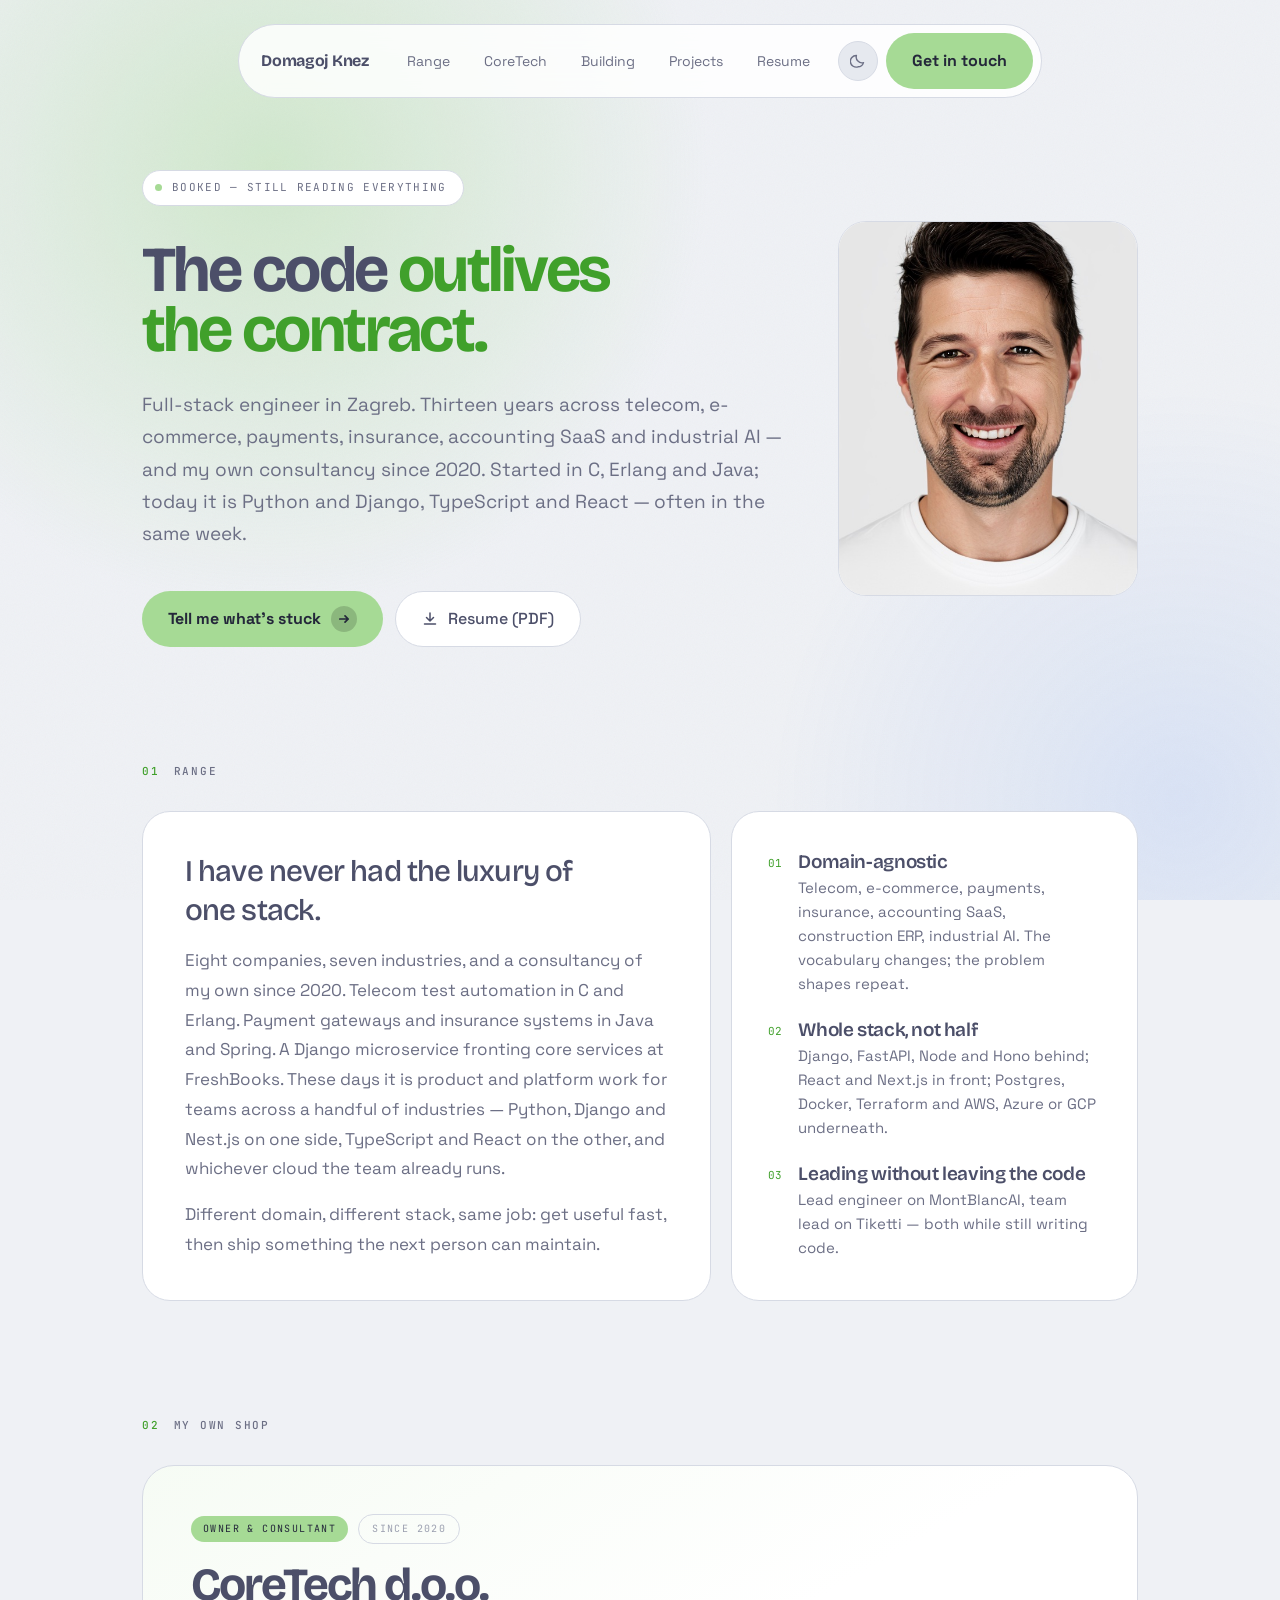
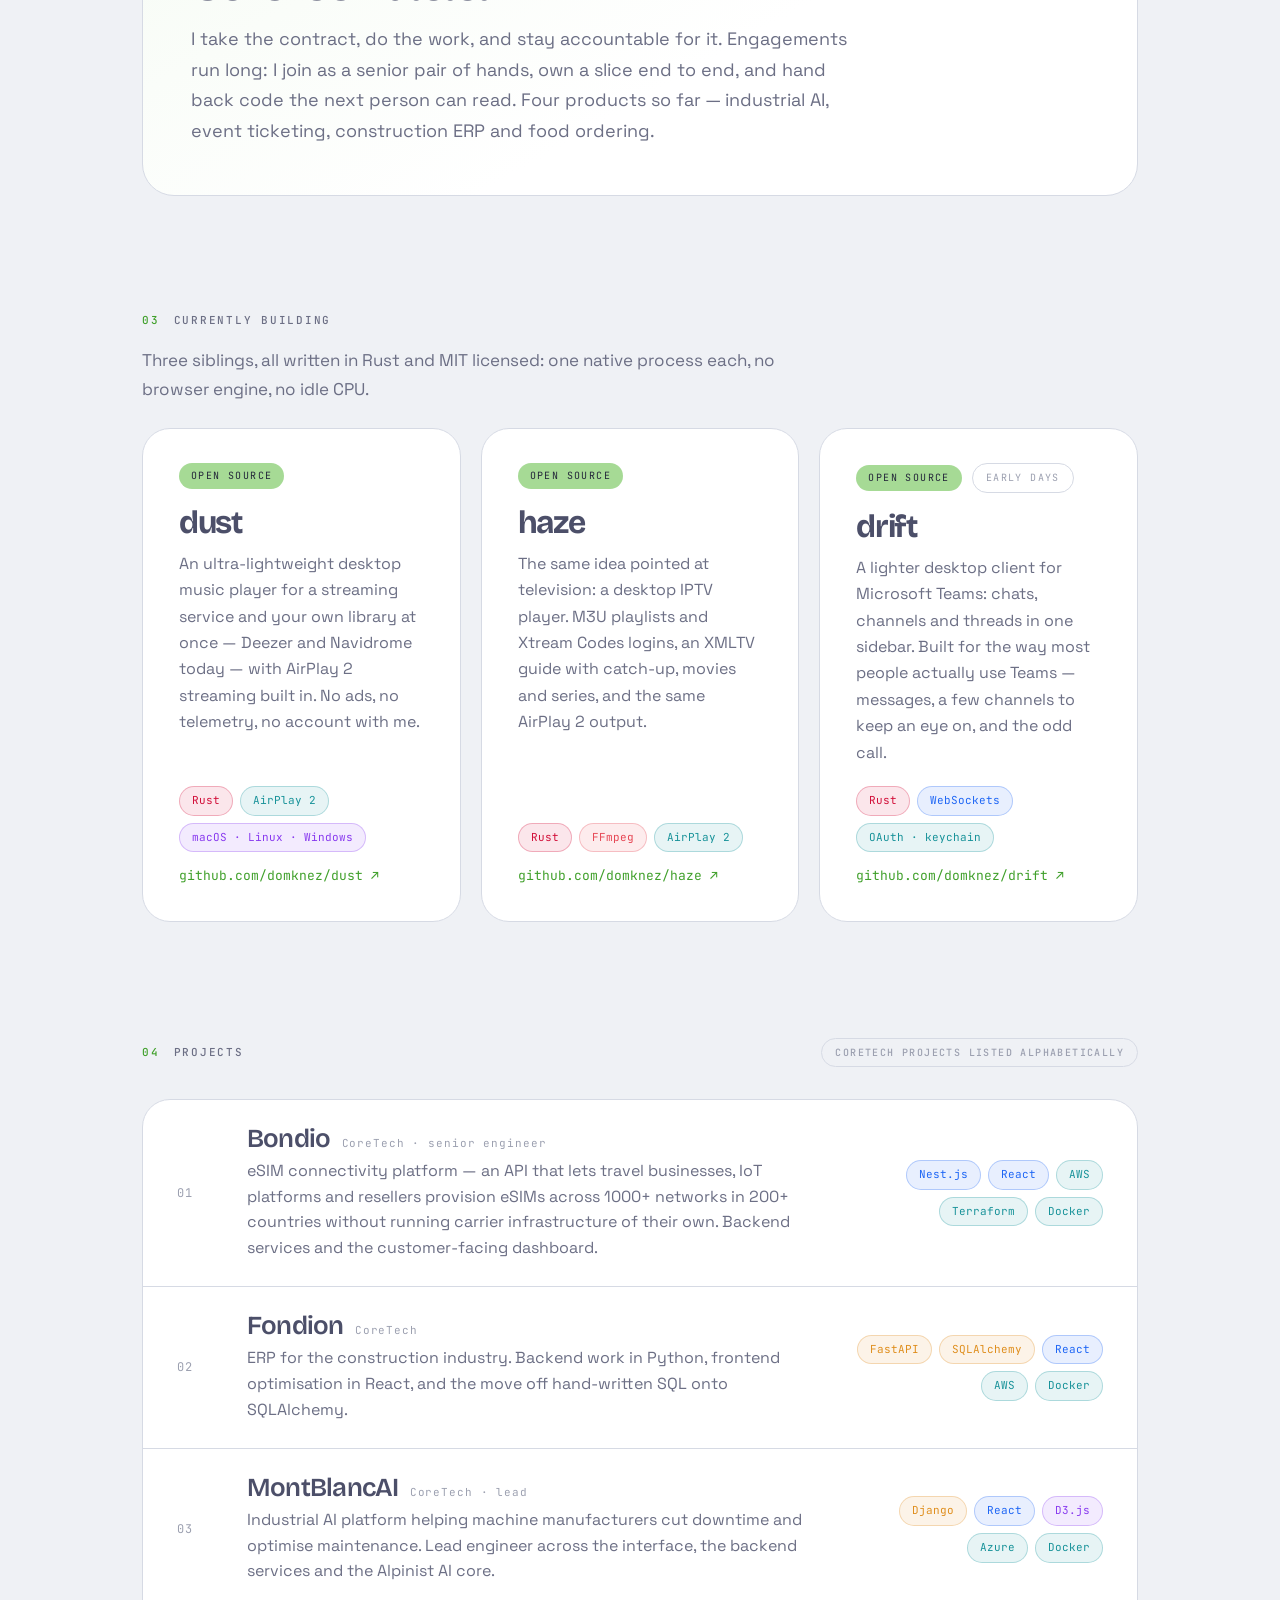
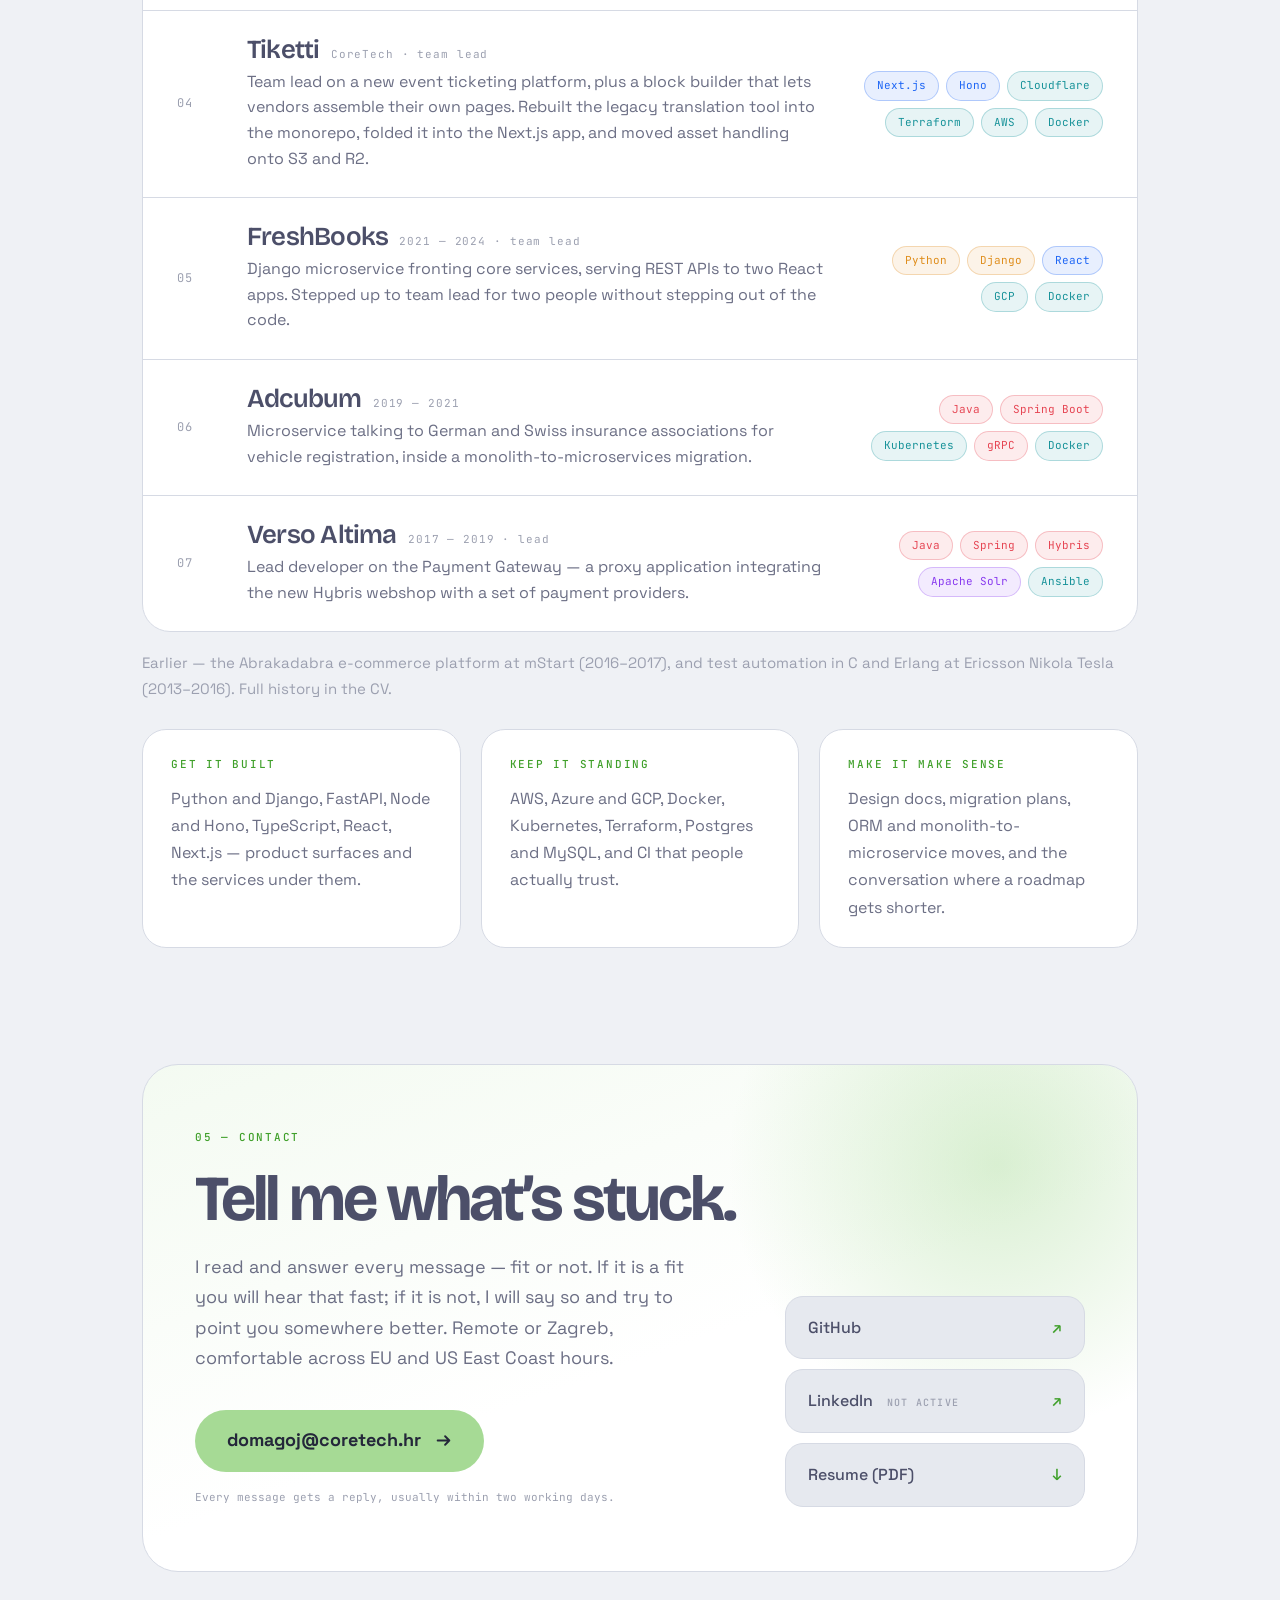
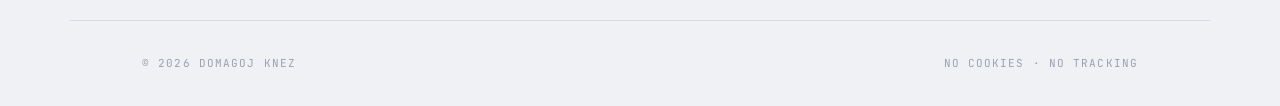
<file: index.html>
<!doctype html>
<html lang="en">
<head>
<meta charset="utf-8">
<meta name="viewport" content="width=device-width, initial-scale=1">
<title>Domagoj Knez — Full-Stack Software Engineer in Zagreb</title>
<meta name="description" content="Domagoj Knez is a full-stack software engineer in Zagreb, Croatia, with 13 years across telecom, e-commerce, payments, insurance, SaaS and industrial AI. Python, Django, FastAPI, TypeScript, React, AWS. Owner of CoreTech d.o.o.">
<meta name="author" content="Domagoj Knez">
<link rel="canonical" href="https://knez.dev/">
<meta name="robots" content="index, follow, max-snippet:-1, max-image-preview:large, max-video-preview:-1">
<meta name="googlebot" content="index, follow, max-snippet:-1, max-image-preview:large">
<meta name="theme-color" content="#24273A" media="(prefers-color-scheme: dark)">
<meta name="theme-color" content="#EFF1F5" media="(prefers-color-scheme: light)">

<meta property="og:type" content="profile">
<meta property="og:site_name" content="Domagoj Knez">
<meta property="og:locale" content="en_US">
<meta property="og:url" content="https://knez.dev/">
<meta property="og:title" content="Domagoj Knez — Full-Stack Software Engineer in Zagreb">
<meta property="og:description" content="13 years across telecom, e-commerce, payments, insurance, SaaS and industrial AI. Python, Django, TypeScript, React. Consulting through CoreTech d.o.o. since 2020.">
<meta property="og:image" content="https://knez.dev/assets/og.png">
<meta property="og:image:width" content="1200">
<meta property="og:image:height" content="630">
<meta property="og:image:alt" content="Domagoj Knez — full-stack software engineer, Zagreb">
<meta property="profile:first_name" content="Domagoj">
<meta property="profile:last_name" content="Knez">
<meta name="twitter:card" content="summary_large_image">
<meta name="twitter:title" content="Domagoj Knez — Full-Stack Software Engineer in Zagreb">
<meta name="twitter:description" content="13 years across telecom, e-commerce, payments, insurance, SaaS and industrial AI. Python, Django, TypeScript, React.">
<meta name="twitter:image" content="https://knez.dev/assets/og.png">

<link rel="icon" href="data:image/svg+xml,%3Csvg xmlns='http://www.w3.org/2000/svg' viewBox='0 0 32 32'%3E%3Crect width='32' height='32' rx='8' fill='%23A6DA95'/%3E%3Ctext x='16' y='22' font-family='Helvetica,Arial' font-size='16' font-weight='700' text-anchor='middle' fill='%231E2030'%3EDK%3C/text%3E%3C/svg%3E">
<link rel="sitemap" type="application/xml" href="/sitemap.xml">
<link rel="preconnect" href="https://fonts.googleapis.com">
<link rel="preconnect" href="https://fonts.gstatic.com" crossorigin>
<link rel="stylesheet" href="https://fonts.googleapis.com/css2?family=Bricolage+Grotesque:opsz,wght@12..96,400..800&family=Space+Grotesk:wght@400;500;700&family=JetBrains+Mono:wght@400;500&display=swap">
<link rel="stylesheet" href="assets/styles.css">
<script>
  // set theme before first paint so there is no flash
  try {
    var t = localStorage.getItem('theme');
    if (t) document.documentElement.dataset.theme = t;
  } catch (e) {}
</script>
</head>
<body>
<a class="skip" href="#main">Skip to content</a>
<div class="backdrop" aria-hidden="true">
  <span class="grain"></span>
  <span class="glow glow--a"></span>
  <span class="glow glow--b"></span>
</div>

<header class="topbar">
  <nav class="nav" aria-label="Primary">
    <a class="nav__mark" href="#top">Domagoj Knez</a>
    <button class="nav__burger" type="button" aria-expanded="false" aria-controls="nav-links" aria-label="Menu">
      <svg width="18" height="18" viewBox="0 0 16 16" fill="none" stroke="currentColor" stroke-width="1.8" stroke-linecap="round" aria-hidden="true"><path d="M3 5h10M3 11h10"/></svg>
    </button>
    <div class="nav__links" id="nav-links">
      <a href="#range">Range</a>
      <a href="#coretech">CoreTech</a>
      <a href="#building">Building</a>
      <a href="#projects">Projects</a>
      <a href="files/Domagoj_Knez_CV.pdf">Resume</a>
      <button class="nav__theme" type="button" aria-label="Switch between light and dark">
        <svg class="i-sun" width="16" height="16" viewBox="0 0 16 16" fill="none" stroke="currentColor" stroke-width="1.4" stroke-linecap="round" aria-hidden="true"><circle cx="8" cy="8" r="3.2"/><path d="M8 1.4v1.6M8 13v1.6M14.6 8H13M3 8H1.4M12.7 3.3l-1.1 1.1M4.4 11.6l-1.1 1.1M12.7 12.7l-1.1-1.1M4.4 4.4L3.3 3.3"/></svg>
        <svg class="i-moon" width="16" height="16" viewBox="0 0 16 16" fill="none" stroke="currentColor" stroke-width="1.4" stroke-linecap="round" stroke-linejoin="round" aria-hidden="true"><path d="M13.5 9.6A5.8 5.8 0 016.4 2.5 5.8 5.8 0 108 13.8c2.5 0 4.7-1.7 5.5-4.2z"/></svg>
      </button>
      <a class="btn btn--accent nav__cta" href="#contact">Get in touch</a>
    </div>
  </nav>
</header>

<main id="main">
  <section class="hero" id="top">
    <div class="hero__text">
      <p class="status"><span class="status__dot" aria-hidden="true"></span>Booked — still reading everything</p>
      <h1>The code <em>outlives the contract.</em></h1>
      <p class="lede">Full-stack engineer in Zagreb. Thirteen years across telecom, e-commerce, payments, insurance, accounting SaaS and industrial AI — and my own consultancy since 2020. Started in C, Erlang and Java; today it is Python and Django, TypeScript and React — often in the same week.</p>
      <div class="hero__cta">
        <a class="btn btn--accent" href="#contact">Tell me what&rsquo;s stuck
          <span class="btn__dot" aria-hidden="true"><svg width="12" height="12" viewBox="0 0 12 12" fill="none" stroke="currentColor" stroke-width="1.7" stroke-linecap="round" stroke-linejoin="round"><path d="M1.8 6h8.4M7 2.8L10.2 6 7 9.2"/></svg></span>
        </a>
        <a class="btn btn--ghost" href="files/Domagoj_Knez_CV.pdf">
          <svg width="16" height="16" viewBox="0 0 16 16" fill="none" stroke="currentColor" stroke-width="1.5" stroke-linecap="round" stroke-linejoin="round" aria-hidden="true"><path d="M8 2v8M4.5 6.5L8 10l3.5-3.5M2.5 13h11"/></svg>
          Resume (PDF)
        </a>
      </div>
    </div>
    <figure class="portrait">
      <img src="assets/portrait.jpg" alt="Domagoj Knez, full-stack software engineer, Zagreb" width="512" height="768" loading="eager" decoding="async" fetchpriority="high">
      <span class="portrait__ph" aria-hidden="true">[ portrait ]</span>
    </figure>
  </section>

  <section id="range" aria-labelledby="range-h">
    <h2 class="eyebrow" id="range-h"><span>01</span><span>Range</span></h2>
    <div class="bento">
      <article class="card card--wide">
        <p class="statement">I have never had the luxury of one stack.</p>
        <p>Eight companies, seven industries, and a consultancy of my own since 2020. Telecom test automation in C and Erlang. Payment gateways and insurance systems in Java and Spring. A Django microservice fronting core services at FreshBooks. These days it is product and platform work for teams across a handful of industries — Python, Django and Nest.js on one side, TypeScript and React on the other, and whichever cloud the team already runs.</p>
        <p>Different domain, different stack, same job: get useful fast, then ship something the next person can maintain.</p>
      </article>
      <article class="card card--list">
        <div class="pt"><span class="pt__n">01</span><div><h3>Domain-agnostic</h3><p>Telecom, e-commerce, payments, insurance, accounting SaaS, construction ERP, industrial AI. The vocabulary changes; the problem shapes repeat.</p></div></div>
        <div class="pt"><span class="pt__n">02</span><div><h3>Whole stack, not half</h3><p>Django, FastAPI, Node and Hono behind; React and Next.js in front; Postgres, Docker, Terraform and AWS, Azure or GCP underneath.</p></div></div>
        <div class="pt"><span class="pt__n">03</span><div><h3>Leading without leaving the code</h3><p>Lead engineer on MontBlancAI, team lead on Tiketti — both while still writing code.</p></div></div>
      </article>
    </div>
  </section>

  <section id="coretech" aria-labelledby="coretech-h">
    <h2 class="eyebrow" id="coretech-h"><span>02</span><span>My own shop</span></h2>
    <article class="card feature">
      <p class="feature__tags"><span class="pill pill--accent">Owner &amp; consultant</span><span class="pill pill--quiet">Since 2020</span></p>
      <h3>CoreTech d.o.o.</h3>
      <p class="feature__body">I take the contract, do the work, and stay accountable for it. Engagements run long: I join as a senior pair of hands, own a slice end to end, and hand back code the next person can read. Four products so far — industrial AI, event ticketing, construction ERP and food ordering.</p>
    </article>
  </section>

  <section id="building" aria-labelledby="building-h">
    <h2 class="eyebrow" id="building-h"><span>03</span><span>Currently building</span></h2>
    <p class="builds__note">Three siblings, all written in Rust and MIT licensed: one native process each, no browser engine, no idle CPU.</p>
    <div class="builds">
      <article class="card build">
        <p class="feature__tags"><span class="pill pill--accent">Open source</span></p>
        <h3>dust</h3>
        <p class="build__body">An ultra-lightweight desktop music player for a streaming service and your own library at once — Deezer and Navidrome today — with AirPlay&nbsp;2 streaming built in. No ads, no telemetry, no account with me.</p>
        <ul class="tech tech--left"><li class="tk tk-sys">Rust</li><li class="tk tk-inf">AirPlay 2</li><li class="tk tk-dat">macOS &middot; Linux &middot; Windows</li></ul>
        <p class="feature__link"><a href="https://github.com/domknez/dust">github.com/domknez/dust <span aria-hidden="true">&#8599;</span></a></p>
      </article>
      <article class="card build">
        <p class="feature__tags"><span class="pill pill--accent">Open source</span></p>
        <h3>haze</h3>
        <p class="build__body">The same idea pointed at television: a desktop IPTV player. M3U playlists and Xtream Codes logins, an XMLTV guide with catch-up, movies and series, and the same AirPlay&nbsp;2 output.</p>
        <ul class="tech tech--left"><li class="tk tk-sys">Rust</li><li class="tk tk-jvm">FFmpeg</li><li class="tk tk-inf">AirPlay 2</li></ul>
        <p class="feature__link"><a href="https://github.com/domknez/haze">github.com/domknez/haze <span aria-hidden="true">&#8599;</span></a></p>
      </article>
      <article class="card build">
        <p class="feature__tags"><span class="pill pill--accent">Open source</span><span class="pill pill--quiet">Early days</span></p>
        <h3>drift</h3>
        <p class="build__body">A lighter desktop client for Microsoft Teams: chats, channels and threads in one sidebar. Built for the way most people actually use Teams — messages, a few channels to keep an eye on, and the odd call.</p>
        <ul class="tech tech--left"><li class="tk tk-sys">Rust</li><li class="tk tk-js">WebSockets</li><li class="tk tk-inf">OAuth &middot; keychain</li></ul>
        <p class="feature__link"><a href="https://github.com/domknez/drift">github.com/domknez/drift <span aria-hidden="true">&#8599;</span></a></p>
      </article>
    </div>
  </section>

  <section id="projects" aria-labelledby="projects-h">
    <div class="eyebrow eyebrow--split">
      <h2 class="eyebrow__l" id="projects-h"><span>04</span><span>Projects</span></h2>
      <span class="pill pill--quiet"><span class="u-wide">CoreTech projects&nbsp;</span>listed alphabetically</span>
    </div>
    <ol class="projects">
      <li class="project">
        <span class="project__n">01</span>
        <div class="project__body">
          <h3>Bondio <span class="project__meta">CoreTech &middot; senior engineer</span></h3>
          <p>eSIM connectivity platform — an API that lets travel businesses, IoT platforms and resellers provision eSIMs across 1000+ networks in 200+ countries without running carrier infrastructure of their own. Backend services and the customer-facing dashboard.</p>
        </div>
        <ul class="tech"><li class="tk tk-js">Nest.js</li><li class="tk tk-js">React</li><li class="tk tk-inf">AWS</li><li class="tk tk-inf">Terraform</li><li class="tk tk-inf">Docker</li></ul>
      </li>
      <li class="project">
        <span class="project__n">02</span>
        <div class="project__body">
          <h3>Fondion <span class="project__meta">CoreTech</span></h3>
          <p>ERP for the construction industry. Backend work in Python, frontend optimisation in React, and the move off hand-written SQL onto SQLAlchemy.</p>
        </div>
        <ul class="tech"><li class="tk tk-py">FastAPI</li><li class="tk tk-py">SQLAlchemy</li><li class="tk tk-js">React</li><li class="tk tk-inf">AWS</li><li class="tk tk-inf">Docker</li></ul>
      </li>
      <li class="project">
        <span class="project__n">03</span>
        <div class="project__body">
          <h3>MontBlancAI <span class="project__meta">CoreTech &middot; lead</span></h3>
          <p>Industrial AI platform helping machine manufacturers cut downtime and optimise maintenance. Lead engineer across the interface, the backend services and the Alpinist AI core.</p>
        </div>
        <ul class="tech"><li class="tk tk-py">Django</li><li class="tk tk-js">React</li><li class="tk tk-dat">D3.js</li><li class="tk tk-inf">Azure</li><li class="tk tk-inf">Docker</li></ul>
      </li>
      <li class="project">
        <span class="project__n">04</span>
        <div class="project__body">
          <h3>Tiketti <span class="project__meta">CoreTech &middot; team lead</span></h3>
          <p>Team lead on a new event ticketing platform, plus a block builder that lets vendors assemble their own pages. Rebuilt the legacy translation tool into the monorepo, folded it into the Next.js app, and moved asset handling onto S3 and R2.</p>
        </div>
        <ul class="tech"><li class="tk tk-js">Next.js</li><li class="tk tk-js">Hono</li><li class="tk tk-inf">Cloudflare</li><li class="tk tk-inf">Terraform</li><li class="tk tk-inf">AWS</li><li class="tk tk-inf">Docker</li></ul>
      </li>
      <li class="project">
        <span class="project__n">05</span>
        <div class="project__body">
          <h3>FreshBooks <span class="project__meta">2021 &mdash; 2024 &middot; team lead</span></h3>
          <p>Django microservice fronting core services, serving REST APIs to two React apps. Stepped up to team lead for two people without stepping out of the code.</p>
        </div>
        <ul class="tech"><li class="tk tk-py">Python</li><li class="tk tk-py">Django</li><li class="tk tk-js">React</li><li class="tk tk-inf">GCP</li><li class="tk tk-inf">Docker</li></ul>
      </li>
      <li class="project">
        <span class="project__n">06</span>
        <div class="project__body">
          <h3>Adcubum <span class="project__meta">2019 &mdash; 2021</span></h3>
          <p>Microservice talking to German and Swiss insurance associations for vehicle registration, inside a monolith-to-microservices migration.</p>
        </div>
        <ul class="tech"><li class="tk tk-jvm">Java</li><li class="tk tk-jvm">Spring Boot</li><li class="tk tk-inf">Kubernetes</li><li class="tk tk-jvm">gRPC</li><li class="tk tk-inf">Docker</li></ul>
      </li>
      <li class="project">
        <span class="project__n">07</span>
        <div class="project__body">
          <h3>Verso Altima <span class="project__meta">2017 &mdash; 2019 &middot; lead</span></h3>
          <p>Lead developer on the Payment Gateway — a proxy application integrating the new Hybris webshop with a set of payment providers.</p>
        </div>
        <ul class="tech"><li class="tk tk-jvm">Java</li><li class="tk tk-jvm">Spring</li><li class="tk tk-jvm">Hybris</li><li class="tk tk-dat">Apache Solr</li><li class="tk tk-inf">Ansible</li></ul>
      </li>
    </ol>
    <p class="earlier">Earlier — the Abrakadabra e-commerce platform at mStart (2016&ndash;2017), and test automation in C and Erlang at Ericsson Nikola Tesla (2013&ndash;2016). Full history in the CV.</p>
    <div class="stack">
      <article class="card"><h3 class="eyebrow eyebrow--acc">Get it built</h3><p>Python and Django, FastAPI, Node and Hono, TypeScript, React, Next.js — product surfaces and the services under them.</p></article>
      <article class="card"><h3 class="eyebrow eyebrow--acc">Keep it standing</h3><p>AWS, Azure and GCP, Docker, Kubernetes, Terraform, Postgres and MySQL, and CI that people actually trust.</p></article>
      <article class="card"><h3 class="eyebrow eyebrow--acc">Make it make sense</h3><p>Design docs, migration plans, ORM and monolith-to-microservice moves, and the conversation where a roadmap gets shorter.</p></article>
    </div>
  </section>

  <section id="contact" aria-labelledby="contact-h">
    <div class="contact">
      <div class="contact__glow" aria-hidden="true"></div>
      <div class="contact__grid">
        <div>
          <p class="eyebrow eyebrow--acc">05 — Contact</p>
          <h2 id="contact-h">Tell me what&rsquo;s stuck.</h2>
          <p class="lede">I read and answer every message — fit or not. If it is a fit you will hear that fast; if it is not, I will say so and try to point you somewhere better. Remote or Zagreb, comfortable across EU and US East Coast hours.</p>
          <a class="btn btn--accent btn--mail js-mail" href="#" data-u="domagoj" data-d="coretech.hr" data-s="Project enquiry">
            <span class="mail__addr"><span>domagoj</span><span>&#64;</span><span>coretech</span><span>.hr</span></span>
            <svg width="17" height="17" viewBox="0 0 16 16" fill="none" stroke="currentColor" stroke-width="1.8" stroke-linecap="round" stroke-linejoin="round" aria-hidden="true"><path d="M2.5 8h11M9.5 4l4 4-4 4"/></svg>
          </a>
          <p class="fineprint">Every message gets a reply, usually within two working days.</p>
        </div>
        <ul class="links">
          <li><a href="https://github.com/domknez">GitHub <span aria-hidden="true">&#8599;</span></a></li>
          <li><a href="https://www.linkedin.com/in/dknez"><span>LinkedIn <em class="links__note">not active</em></span> <span aria-hidden="true">&#8599;</span></a></li>
          <li><a href="files/Domagoj_Knez_CV.pdf">Resume (PDF) <span aria-hidden="true">&#8595;</span></a></li>
        </ul>
      </div>
    </div>
  </section>
</main>

<footer class="foot">
  <span class="foot__who">&copy; <span class="js-year">2026</span> Domagoj Knez<span class="visits" hidden> &middot; <span class="js-visits"></span></span></span>
  <span>No cookies &middot; no tracking</span>
</footer>

<script type="application/ld+json">
{
  "@context": "https://schema.org",
  "@graph": [
    {
      "@type": "WebSite",
      "@id": "https://knez.dev/#website",
      "url": "https://knez.dev/",
      "name": "Domagoj Knez",
      "inLanguage": "en",
      "publisher": { "@id": "https://knez.dev/#person" }
    },
    {
      "@type": "ProfilePage",
      "@id": "https://knez.dev/#webpage",
      "url": "https://knez.dev/",
      "name": "Domagoj Knez — Full-Stack Software Engineer in Zagreb",
      "isPartOf": { "@id": "https://knez.dev/#website" },
      "about": { "@id": "https://knez.dev/#person" },
      "mainEntity": { "@id": "https://knez.dev/#person" },
      "inLanguage": "en"
    },
    {
      "@type": "Person",
      "@id": "https://knez.dev/#person",
      "name": "Domagoj Knez",
      "givenName": "Domagoj",
      "familyName": "Knez",
      "url": "https://knez.dev/",
      "image": "https://knez.dev/assets/portrait.jpg",
      "jobTitle": "Full-Stack Software Engineer",
      "description": "Full-stack software engineer in Zagreb, Croatia. Thirteen years across telecom, e-commerce, payments, insurance, accounting SaaS and industrial AI. Works in Python, Django, FastAPI, TypeScript, React and Next.js, on AWS, Azure and GCP. Owner and consultant at CoreTech d.o.o. since 2020.",
      "address": { "@type": "PostalAddress", "addressLocality": "Zagreb", "addressCountry": "HR" },
      "nationality": { "@type": "Country", "name": "Croatia" },
      "worksFor": { "@id": "https://knez.dev/#coretech" },
      "hasOccupation": {
        "@type": "Occupation",
        "name": "Full-Stack Software Engineer",
        "occupationLocation": { "@type": "City", "name": "Zagreb" },
        "skills": "Python, Django, FastAPI, SQLAlchemy, TypeScript, JavaScript, React, Next.js, Node.js, Nest.js, Hono, Rust, Java, Spring Boot, SAP Hybris, PostgreSQL, MySQL, Redis, AWS, Microsoft Azure, Google Cloud, Docker, Kubernetes, Terraform, Cloudflare, gRPC, REST, microservices"
      },
      "alumniOf": {
        "@type": "CollegeOrUniversity",
        "name": "Faculty of Electrical Engineering and Computing, University of Zagreb"
      },
      "hasCredential": [
        { "@type": "EducationalOccupationalCredential", "credentialCategory": "degree", "name": "MSc, Information and Communication Technology" },
        { "@type": "EducationalOccupationalCredential", "credentialCategory": "certificate", "name": "SAP Certified Development Professional — SAP Hybris Commerce 6.2 Developer" },
        { "@type": "EducationalOccupationalCredential", "credentialCategory": "certificate", "name": "SAP Certified Product Support Specialist — SAP Hybris Commerce 6.0" }
      ],
      "knowsLanguage": [
        { "@type": "Language", "name": "Croatian" },
        { "@type": "Language", "name": "English" },
        { "@type": "Language", "name": "German" }
      ],
      "knowsAbout": ["Python", "Django", "FastAPI", "TypeScript", "React", "Next.js", "Node.js", "Nest.js", "Rust", "Java", "Spring Boot", "PostgreSQL", "AWS", "Microsoft Azure", "Google Cloud Platform", "Terraform", "Docker", "Kubernetes", "microservices", "API design", "e-commerce", "payment gateways", "insurance systems", "industrial AI", "ERP"],
      "sameAs": ["https://github.com/domknez", "https://www.linkedin.com/in/dknez"]
    },
    {
      "@type": "SoftwareSourceCode",
      "@id": "https://knez.dev/#dust",
      "name": "dust",
      "description": "A free and open source, ultra-lightweight desktop music player written in Rust for Deezer and Navidrome/Subsonic libraries, with AirPlay 2 streaming built in.",
      "codeRepository": "https://github.com/domknez/dust",
      "programmingLanguage": "Rust",
      "license": "https://opensource.org/licenses/MIT",
      "author": { "@id": "https://knez.dev/#person" },
      "operatingSystem": ["macOS", "Linux", "Windows"]
    },
    {
      "@type": "SoftwareSourceCode",
      "@id": "https://knez.dev/#haze",
      "name": "haze",
      "description": "A free and open source, ultra-lightweight desktop IPTV player written in Rust: M3U playlists and Xtream Codes logins, an XMLTV guide with catch-up, movies and series, and AirPlay 2 output.",
      "codeRepository": "https://github.com/domknez/haze",
      "programmingLanguage": "Rust",
      "license": "https://opensource.org/licenses/MIT",
      "author": { "@id": "https://knez.dev/#person" },
      "operatingSystem": ["macOS", "Linux", "Windows"]
    },
    {
      "@type": "SoftwareSourceCode",
      "@id": "https://knez.dev/#drift",
      "name": "drift",
      "description": "A free and open source, ultra-lightweight desktop client for Microsoft Teams chats and channels, written in Rust.",
      "codeRepository": "https://github.com/domknez/drift",
      "programmingLanguage": "Rust",
      "license": "https://opensource.org/licenses/MIT",
      "author": { "@id": "https://knez.dev/#person" },
      "operatingSystem": ["macOS", "Linux", "Windows"]
    },
    {
      "@type": "Organization",
      "@id": "https://knez.dev/#coretech",
      "name": "CoreTech d.o.o.",
      "description": "Software consultancy in Zagreb, Croatia, founded and run by Domagoj Knez. Long-running engagements in product engineering, platform work and cloud infrastructure.",
      "foundingDate": "2020",
      "founder": { "@id": "https://knez.dev/#person" },
      "address": { "@type": "PostalAddress", "addressLocality": "Zagreb", "addressCountry": "HR" },
      "areaServed": "Worldwide"
    }
  ]
}
</script>
<script src="assets/main.js" defer></script>
</body>
</html>
</file>
<file: assets/styles.css>
/* ---------- tokens: Catppuccin Macchiato (dark) / Latte (light) ---------- */
:root {
  --disp: 'Bricolage Grotesque', 'Helvetica Neue', Helvetica, sans-serif;
  --sans: 'Space Grotesk', -apple-system, BlinkMacSystemFont, 'Helvetica Neue', sans-serif;
  --mono: 'JetBrains Mono', ui-monospace, 'SF Mono', Menlo, monospace;

  --bg: #24273A; --card: #2B2E42; --card2: #32364A; --edge: #3C4055;
  --fg: #CAD3F5; --fg2: #A5ADCB; --fg3: #8087A2;
  --acc: #A6DA95; --acc-fill: #A6DA95; --on-acc: #1E2030;
  --glow: rgba(166,218,149,.16); --wash: rgba(138,173,244,.14);
  --grain-op: .045; --grain-mix: normal;

  --tk-py: #EED49F; --tk-js: #8AADF4; --tk-jvm: #F5A97F; --tk-inf: #8BD5CA; --tk-dat: #C6A0F6; --tk-sys: #F0A3A8;

  --maxw: 1140px;
  --gutter: 72px;
  --radius-card: 28px;
  color-scheme: dark;
}
@media (prefers-color-scheme: light) {
  :root:not([data-theme="dark"]) {
    --bg: #EFF1F5; --card: #FFFFFF; --card2: #E6E9EF; --edge: #D6DAE4;
    --fg: #4C4F69; --fg2: #6C6F85; --fg3: #9CA0B0;
    --acc: #40A02B; --acc-fill: #A6DA95; --on-acc: #24273A;
    --glow: rgba(166,218,149,.42); --wash: rgba(30,102,245,.10);
    --grain-op: .035; --grain-mix: multiply;
    --tk-py: #DF8E1D; --tk-js: #1E66F5; --tk-jvm: #E64553; --tk-inf: #179299; --tk-dat: #8839EF; --tk-sys: #D20F39;
    color-scheme: light;
  }
}
:root[data-theme="light"] {
  --bg: #EFF1F5; --card: #FFFFFF; --card2: #E6E9EF; --edge: #D6DAE4;
  --fg: #4C4F69; --fg2: #6C6F85; --fg3: #9CA0B0;
  --acc: #40A02B; --acc-fill: #A6DA95; --on-acc: #24273A;
  --glow: rgba(166,218,149,.42); --wash: rgba(30,102,245,.10);
  --grain-op: .035; --grain-mix: multiply;
  --tk-py: #DF8E1D; --tk-js: #1E66F5; --tk-jvm: #E64553; --tk-inf: #179299; --tk-dat: #8839EF;
  color-scheme: light;
}

/* ---------- base ---------- */
*, *::before, *::after { box-sizing: border-box; }
html { scroll-behavior: smooth; scroll-padding-top: 110px; overflow-x: clip; }
body {
  margin: 0; background: var(--bg); color: var(--fg);
  font-family: var(--sans); font-size: 16px; line-height: 1.6;
  -webkit-font-smoothing: antialiased;
}
img { max-width: 100%; display: block; }
h1, h2, h3 { font-family: var(--disp); font-weight: 700; letter-spacing: -0.04em; line-height: 1; margin: 0; }
p { margin: 0; }
ul, ol { margin: 0; padding: 0; list-style: none; }
a { color: var(--acc); text-decoration: none; transition: color .2s ease; }
a:hover { color: var(--fg); }
:focus-visible { outline: 2px solid var(--acc); outline-offset: 3px; border-radius: 6px; }
.skip {
  position: absolute; left: -9999px; top: 12px; z-index: 100;
  background: var(--acc-fill); color: var(--on-acc); padding: 12px 20px; border-radius: 999px; font-weight: 700;
}
.skip:focus { left: 24px; }

/* ---------- atmosphere ---------- */
/* Everything decorative lives in here. It is fixed and clipped, so nothing
   inside it can widen the page — an oversized glow used to push the layout
   past the viewport on phones, which made Safari zoom the whole page out. */
.backdrop { position: fixed; inset: 0; overflow: hidden; pointer-events: none; z-index: 0; }
.grain {
  position: absolute; inset: 0; display: block;
  opacity: var(--grain-op); mix-blend-mode: var(--grain-mix);
  background-image: url("data:image/svg+xml,%3Csvg xmlns='http://www.w3.org/2000/svg'%3E%3Cfilter id='n'%3E%3CfeTurbulence type='fractalNoise' baseFrequency='0.9' numOctaves='3'/%3E%3C/filter%3E%3Crect width='100%25' height='100%25' filter='url(%23n)'/%3E%3C/svg%3E");
}
.glow { position: absolute; display: block; border-radius: 50%; }
.glow--a { top: -300px; left: -200px; width: 940px; height: 940px; background: radial-gradient(circle, var(--glow) 0%, transparent 66%); }
.glow--b { top: 40%; right: -340px; width: 880px; height: 880px; background: radial-gradient(circle, var(--wash) 0%, transparent 66%); }
@media (max-width: 620px) {
  .glow--a { top: -180px; left: -180px; width: 560px; height: 560px; }
  .glow--b { top: 45%; right: -220px; width: 520px; height: 520px; }
}

/* ---------- nav ---------- */
.topbar { position: sticky; top: 0; z-index: 20; display: flex; justify-content: center; padding: 24px 24px 0; }
.nav {
  display: flex; align-items: center; gap: 6px;
  padding: 8px 8px 8px 22px; border: 1px solid var(--edge); border-radius: 999px;
  background: color-mix(in oklab, var(--card) 84%, transparent);
  -webkit-backdrop-filter: blur(14px); backdrop-filter: blur(14px);
  max-width: 100%;
}
.nav__mark { font-family: var(--disp); font-weight: 700; font-size: 16px; letter-spacing: -0.02em; color: var(--fg); margin-right: 18px; }
.nav__links { display: flex; align-items: center; gap: 6px; }
.nav__links > a:not(.btn) { font-size: 14px; color: var(--fg2); padding: 8px 14px; border-radius: 999px; transition: color .2s ease, background-color .2s ease; }
.nav__links > a:not(.btn):hover, .nav__links > a:not(.btn)[aria-current="true"] { color: var(--fg); background: var(--card2); }
.nav__theme {
  display: inline-flex; align-items: center; justify-content: center;
  width: 40px; height: 40px; margin-left: 8px; border-radius: 999px;
  border: 1px solid var(--edge); background: var(--card2); color: var(--fg2);
  cursor: pointer; transition: color .2s ease, transform .2s ease;
}
.nav__theme:hover { color: var(--fg); transform: translateY(-1px); }
.nav__theme .i-moon { display: none; }
:root[data-theme="light"] .nav__theme .i-sun { display: none; }
:root[data-theme="light"] .nav__theme .i-moon { display: block; }
@media (prefers-color-scheme: light) {
  :root:not([data-theme="dark"]) .nav__theme .i-sun { display: none; }
  :root:not([data-theme="dark"]) .nav__theme .i-moon { display: block; }
}
.nav__cta { margin-left: 2px; height: 40px; padding: 0 18px; font-size: 14px; }
.nav__burger {
  display: none; align-items: center; justify-content: center;
  width: 40px; height: 40px; border-radius: 999px;
  border: 1px solid var(--edge); background: var(--card2); color: var(--fg); cursor: pointer;
}

/* ---------- buttons & pills ---------- */
.btn {
  display: inline-flex; align-items: center; gap: 10px;
  height: 56px; padding: 0 26px; border-radius: 999px;
  font-size: 16px; font-weight: 500; white-space: nowrap;
  transition: transform .2s ease, background-color .2s ease, color .2s ease;
}
.btn:hover { transform: translateY(-2px); }
.btn--accent,
.btn--accent:hover,
.btn--accent:visited { background: var(--acc-fill); color: var(--on-acc); font-weight: 700; }
.btn--ghost { border: 1px solid var(--edge); background: var(--card); color: var(--fg); }
.btn__dot { display: inline-flex; align-items: center; justify-content: center; width: 26px; height: 26px; border-radius: 999px; background: rgba(0,0,0,.16); }
.btn--mail { height: 62px; padding: 0 32px; font-size: 18px; gap: 14px; }
.mail__addr { display: inline; }
.btn--mail > span { pointer-events: none; }

.pill { display: inline-flex; align-items: center; white-space: nowrap; font-family: var(--mono); font-size: 10px; letter-spacing: .14em; text-transform: uppercase; border-radius: 999px; padding: 5px 12px; }
.pill--accent { background: var(--acc-fill); color: var(--on-acc); }
.pill--quiet { color: var(--fg3); border: 1px solid var(--edge); padding: 6px 13px; }

/* ---------- layout ---------- */
main { position: relative; z-index: 2; }
section { max-width: var(--maxw); margin-inline: auto; padding: 68px var(--gutter) 48px; }
.eyebrow { display: flex; align-items: baseline; gap: 14px; margin: 0 0 32px; font-family: var(--mono); font-size: 11px; font-weight: 500; line-height: 1.5; letter-spacing: .16em; text-transform: uppercase; color: var(--fg2); }
h2.eyebrow, h3.eyebrow { font-family: var(--mono); }
.eyebrow__l { font: inherit; letter-spacing: inherit; color: inherit; margin: 0; display: flex; align-items: baseline; gap: 14px; }
.eyebrow__l > span:first-child { color: var(--acc); }
.eyebrow > span:first-child { color: var(--acc); }
.eyebrow--split { flex-wrap: wrap; justify-content: space-between; row-gap: 12px; }
.eyebrow__l { display: flex; align-items: baseline; gap: 14px; }
.eyebrow--acc, .eyebrow--acc > span:first-child { color: var(--acc); }
.eyebrow--acc { margin-bottom: 12px; }
.lede { font-size: 19px; line-height: 1.7; color: var(--fg2); }

.card { border: 1px solid var(--edge); border-radius: var(--radius-card); background: var(--card); padding: 34px 36px; transition: border-color .3s ease, transform .3s cubic-bezier(.2,.7,.2,1); }

/* ---------- hero ---------- */
.hero { display: grid; grid-template-columns: minmax(0, 1fr) 300px; gap: 56px; align-items: center; padding-top: 72px; }
.hero h1 { font-size: clamp(40px, 5vw, 72px); line-height: .95; margin-bottom: 28px; text-wrap: balance; }
.hero h1 em { font-style: normal; color: var(--acc); }
.hero .lede { margin-bottom: 40px; }
.hero__cta { display: flex; flex-wrap: wrap; gap: 12px; }
.status {
  display: inline-flex; align-items: center; gap: 10px; margin-bottom: 34px;
  padding: 8px 16px 8px 12px; border: 1px solid var(--edge); border-radius: 999px; background: var(--card);
  font-family: var(--mono); font-size: 11px; letter-spacing: .12em; text-transform: uppercase; color: var(--fg2);
}
.status__dot { width: 7px; height: 7px; border-radius: 999px; background: var(--acc-fill); animation: pulse 2.4s ease-in-out infinite; }
@keyframes pulse { 0%, 100% { opacity: 1; } 50% { opacity: .35; } }

.portrait { margin: 0; position: relative; align-self: center; border: 1px solid var(--edge); border-radius: var(--radius-card); background: var(--card); overflow: hidden; aspect-ratio: 4 / 5; }
.portrait img { width: 100%; height: 100%; object-fit: cover; object-position: center 14%; }
/* the shot has a white studio background: take the glare off it on the dark theme */
:root[data-theme="dark"] .portrait img { filter: brightness(.94) contrast(.97) saturate(.97); }
@media (prefers-color-scheme: dark) {
  :root:not([data-theme="light"]) .portrait img { filter: brightness(.94) contrast(.97) saturate(.97); }
}
.portrait__ph { display: none; }
.portrait.is-empty img { display: none; }
.portrait.is-empty { display: flex; align-items: center; justify-content: center; }
.portrait.is-empty::after { content: ""; position: absolute; inset: 14px; border: 1px dashed color-mix(in oklab, var(--acc) 32%, transparent); border-radius: 18px; }
.portrait.is-empty .portrait__ph { display: block; font-family: var(--mono); font-size: 11px; letter-spacing: .16em; text-transform: uppercase; color: var(--acc); }

/* ---------- bento ---------- */
.bento { display: grid; grid-template-columns: 7fr 5fr; gap: 20px; }
.card--wide { padding: 40px 42px; display: flex; flex-direction: column; gap: 16px; }
.statement { font-family: var(--disp); font-weight: 500; font-size: clamp(24px, 2.4vw, 30px); line-height: 1.3; letter-spacing: -0.03em; text-wrap: pretty; }
.card--wide > p:not(.statement) { font-size: 17px; line-height: 1.75; color: var(--fg2); }
.card--list { display: flex; flex-direction: column; gap: 24px; justify-content: center; }
.pt { display: flex; gap: 16px; }
.pt__n { font-family: var(--mono); font-size: 11px; color: var(--acc); padding-top: 3px; }
.pt h3 { font-size: 19px; font-weight: 600; letter-spacing: -0.02em; margin-bottom: 5px; }
.pt p { font-size: 15px; line-height: 1.6; color: var(--fg2); }

/* ---------- feature ---------- */
.feature { border-radius: 32px; padding: 48px; background: linear-gradient(150deg, color-mix(in oklab, var(--acc-fill) 10%, var(--card)), var(--card) 58%); }
.feature__tags { display: flex; align-items: center; gap: 10px; margin-bottom: 18px; }
.feature h3 { font-size: clamp(32px, 4vw, 46px); margin-bottom: 16px; }
.feature__body { font-size: 18px; line-height: 1.7; color: var(--fg2); max-width: 660px; }
.feature__link { margin-top: 20px; font-family: var(--mono); font-size: 13px; }
.feature__link a { color: var(--acc); }
.feature__link a:hover { color: var(--fg); }
.feature__soon { color: var(--fg3); }
.builds__note { font-size: 17px; line-height: 1.7; color: var(--fg2); margin: -14px 0 24px; max-width: 640px; }
.builds { display: grid; grid-template-columns: repeat(auto-fit, minmax(290px, 1fr)); gap: 20px; align-items: stretch; }
.build { display: flex; flex-direction: column; }
.build h3 { font-size: clamp(26px, 2.6vw, 32px); margin-bottom: 12px; }
.build__body { font-size: 16px; line-height: 1.65; color: var(--fg2); }
.build .tech--left { margin-top: auto; padding-top: 20px; }
.build .feature__link { margin-top: 14px; }

/* ---------- projects ---------- */
.projects { border: 1px solid var(--edge); border-radius: var(--radius-card); background: var(--card); overflow: hidden; }
.project {
  display: grid; grid-template-columns: 44px minmax(0, 1fr) 250px; gap: 26px; align-items: center;
  padding: 26px 34px; border-bottom: 1px solid var(--edge);
  transition: background-color .25s ease;
}
.project:last-child { border-bottom: 0; }
.project:hover { background: var(--card2); }
.project__n { font-family: var(--mono); font-size: 12px; letter-spacing: .08em; color: var(--fg3); }
.project h3 { font-size: 26px; font-weight: 600; letter-spacing: -0.03em; margin-bottom: 6px; }
.project__meta { font-family: var(--mono); font-size: 11px; font-weight: 400; letter-spacing: .08em; color: var(--fg3); margin-left: 6px; }
.project__body p { font-size: 16px; line-height: 1.6; color: var(--fg2); }
.tech { display: flex; flex-wrap: wrap; gap: 7px; justify-content: flex-end; }
.tech--left { justify-content: flex-start; margin-top: 20px; }
.tk { padding: 5px 12px; border-radius: 999px; font-family: var(--mono); font-size: 11px; border: 1px solid; white-space: nowrap; }
.tk-py  { color: var(--tk-py);  background: color-mix(in oklab, var(--tk-py) 10%, transparent);  border-color: color-mix(in oklab, var(--tk-py) 28%, transparent); }
.tk-js  { color: var(--tk-js);  background: color-mix(in oklab, var(--tk-js) 10%, transparent);  border-color: color-mix(in oklab, var(--tk-js) 28%, transparent); }
.tk-jvm { color: var(--tk-jvm); background: color-mix(in oklab, var(--tk-jvm) 10%, transparent); border-color: color-mix(in oklab, var(--tk-jvm) 28%, transparent); }
.tk-inf { color: var(--tk-inf); background: color-mix(in oklab, var(--tk-inf) 10%, transparent); border-color: color-mix(in oklab, var(--tk-inf) 28%, transparent); }
.tk-dat { color: var(--tk-dat); background: color-mix(in oklab, var(--tk-dat) 10%, transparent); border-color: color-mix(in oklab, var(--tk-dat) 28%, transparent); }
.tk-sys { color: var(--tk-sys); background: color-mix(in oklab, var(--tk-sys) 10%, transparent); border-color: color-mix(in oklab, var(--tk-sys) 28%, transparent); }
.earlier { font-size: 15px; line-height: 1.7; color: var(--fg3); margin-top: 18px; }
.stack { display: grid; grid-template-columns: repeat(3, minmax(0, 1fr)); gap: 20px; margin-top: 28px; }
.stack .card { border-radius: 24px; padding: 26px 28px; }
.stack .card > :last-child { font-size: 16px; line-height: 1.7; color: var(--fg2); }

/* ---------- contact ---------- */
.contact { position: relative; border: 1px solid var(--edge); border-radius: 36px; padding: 64px 52px; overflow: hidden; background: linear-gradient(160deg, color-mix(in oklab, var(--acc-fill) 13%, var(--card)), var(--card) 55%); }
.contact__glow { position: absolute; top: -180px; right: -140px; width: 560px; height: 560px; border-radius: 50%; background: radial-gradient(circle, var(--glow) 0%, transparent 68%); }
.contact__grid { position: relative; display: grid; grid-template-columns: minmax(0, 1fr) 300px; gap: 48px; align-items: end; }
.contact h2 { font-size: clamp(38px, 5vw, 68px); line-height: .94; letter-spacing: -0.045em; margin: 24px 0 22px; max-width: 700px; text-wrap: pretty; }
.contact .lede { font-size: 18px; margin-bottom: 36px; max-width: 520px; }
.fineprint { font-family: var(--mono); font-size: 11px; line-height: 1.7; color: var(--fg3); margin-top: 16px; }
.links { display: flex; flex-direction: column; gap: 10px; }
.links a {
  display: flex; align-items: center; justify-content: space-between;
  padding: 18px 22px; border: 1px solid var(--edge); border-radius: 18px;
  background: var(--card2); color: var(--fg); font-size: 16px; font-weight: 500;
  transition: border-color .3s ease, transform .3s cubic-bezier(.2,.7,.2,1);
}
.links a > span:last-child { color: var(--acc); }
.links__note { font-family: var(--mono); font-style: normal; font-size: 10px; letter-spacing: .12em; text-transform: uppercase; color: var(--fg3); margin-left: 10px; }
.links a:hover { border-color: color-mix(in oklab, var(--acc) 45%, transparent); transform: translateY(-3px); }

/* ---------- footer ---------- */
.foot {
  position: relative; z-index: 2;
  display: flex; align-items: center; justify-content: space-between; flex-wrap: wrap; gap: 8px;
  max-width: var(--maxw); margin-inline: auto;
  padding: 34px var(--gutter); border-top: 1px solid var(--edge);
  font-family: var(--mono); font-size: 11px; letter-spacing: .1em; text-transform: uppercase; color: var(--fg3);
}

/* visitor count: present in the footer but only shows on hover (or a tap on touch) */
.foot__who { cursor: default; }
.visits { opacity: 0; transition: opacity .25s ease; }
.foot__who:hover .visits,
.foot__who.is-shown .visits { opacity: 1; }

/* ---------- responsive ---------- */
@media (max-width: 1180px) {
  :root { --gutter: 48px; }
  .hero { grid-template-columns: minmax(0, 1fr) 260px; gap: 44px; }
  .project { grid-template-columns: 40px minmax(0, 1fr) 220px; gap: 22px; }
}
@media (max-width: 980px) {
  .nav__burger { display: inline-flex; }
  .nav { width: 100%; justify-content: space-between; padding-right: 8px; position: relative; }
  .nav__links {
    display: none; position: absolute; top: calc(100% + 10px); left: 0; right: 0;
    flex-direction: column; align-items: stretch; gap: 4px;
    padding: 12px; border: 1px solid var(--edge); border-radius: 24px; background: var(--card);
  }
  .nav__links.is-open { display: flex; }
  .nav__links > a:not(.btn) { padding: 12px 16px; font-size: 16px; }
  .nav__theme, .nav__cta { margin-left: 0; width: 100%; justify-content: center; }
  .hero { grid-template-columns: 1fr; padding-top: 56px; }
  .portrait { max-width: 320px; margin-inline: auto; }
  .bento, .stack, .contact__grid { grid-template-columns: minmax(0, 1fr); }
  .builds__note { margin-bottom: 20px; }
  .contact__grid { align-items: stretch; }
  .project { grid-template-columns: 36px minmax(0, 1fr); gap: 8px 16px; align-items: start; }
  .tech { grid-column: 2; justify-content: flex-start; margin-top: 14px; }
}
@media (max-width: 620px) {
  :root { --gutter: 22px; --radius-card: 24px; }
  section { padding: 48px var(--gutter) 32px; }
  .card, .card--wide { padding: 26px 24px; }
  .feature { padding: 30px 26px; border-radius: 26px; }
  .contact { padding: 36px 26px; border-radius: 28px; }
  .projects { border-radius: 24px; }
  .project { padding: 22px 22px; }
  .project h3 { font-size: 21px; }
  .project__meta { display: block; margin-left: 0; margin-top: 4px; }
  .hero__cta .btn, .btn--mail { width: 100%; justify-content: center; }
  .btn--mail { font-size: 15px; padding: 0 18px; gap: 10px; height: 58px; }
  .btn { min-width: 0; }
  .foot { flex-direction: column; align-items: flex-start; }
  .u-wide { display: none; }
}
@media (prefers-reduced-motion: reduce) {
  html { scroll-behavior: auto; }
  *, *::before, *::after { animation-duration: .001ms !important; animation-iteration-count: 1 !important; transition-duration: .001ms !important; }
}
</file>
